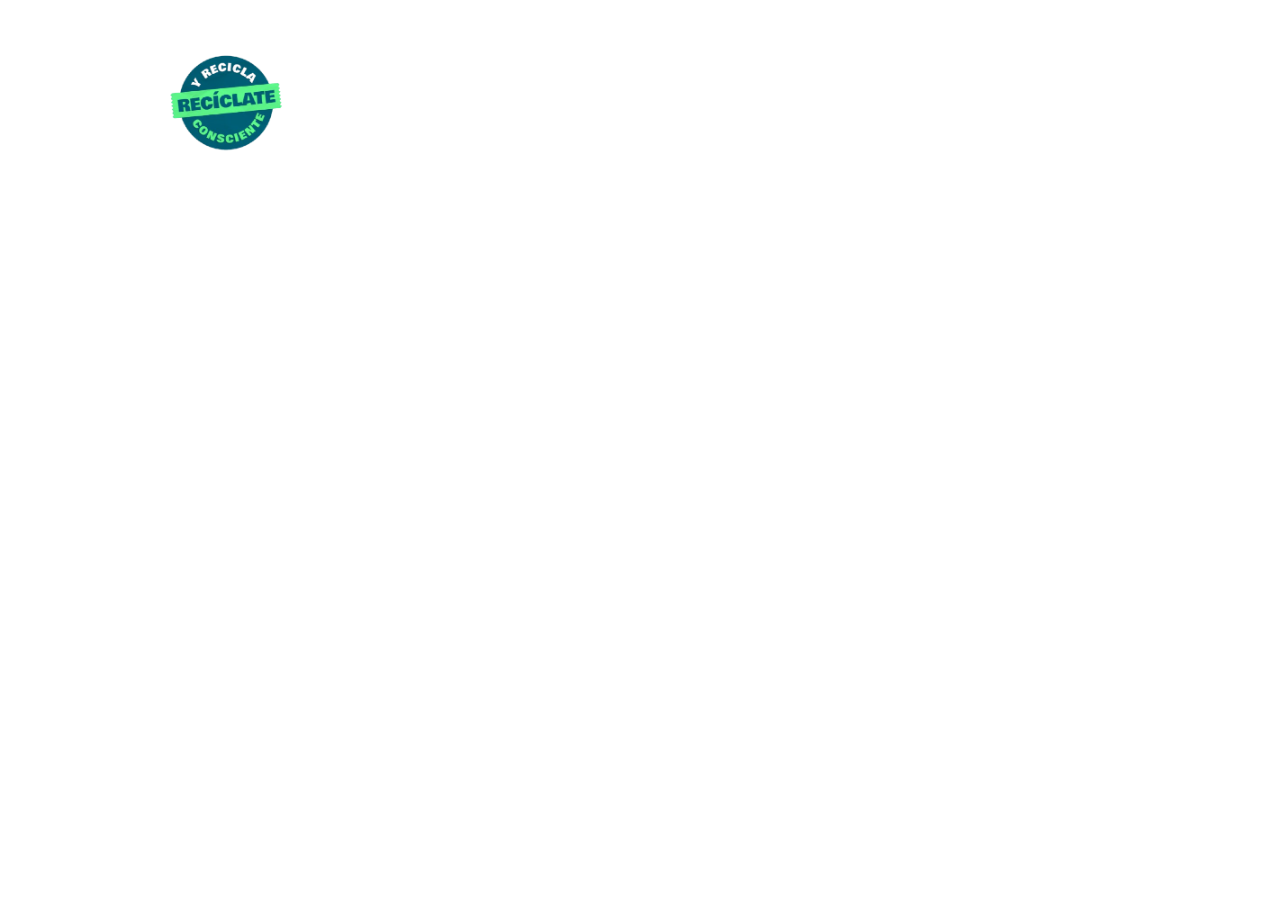
<file: Avance_Marco/index.html>
<!DOCTYPE html>
<html lang="en">
<head>
    <meta charset="UTF-8">
    <meta name="viewport" content="width=device-width, initial-scale=1.0">
    <title>Recíclate Consciente</title>
    <link rel="stylesheet" href="styleindex.css">
</head>
<body>
    <div class="nav_container">
        <a href="index.html">
            <img src="Imagenes/logo.png" alt="Logo Reciclate Consciente" class="Logo">
        </a>
    
    <link rel="stylesheet" href="styleindex.css">
    
        <header class="Cabeza">
            <a href="">Productos reciclabes</a>
            <a href="">Estaciones de reciclaje</a>
            <a href="">Recicla en casa</a>
            <a href="">Socios y aliados</a>
            <a href="">Prensa</a>
            <a href="Unete.html">Únete</a>
        </header>
    </div>
</body>
</html>
</file>
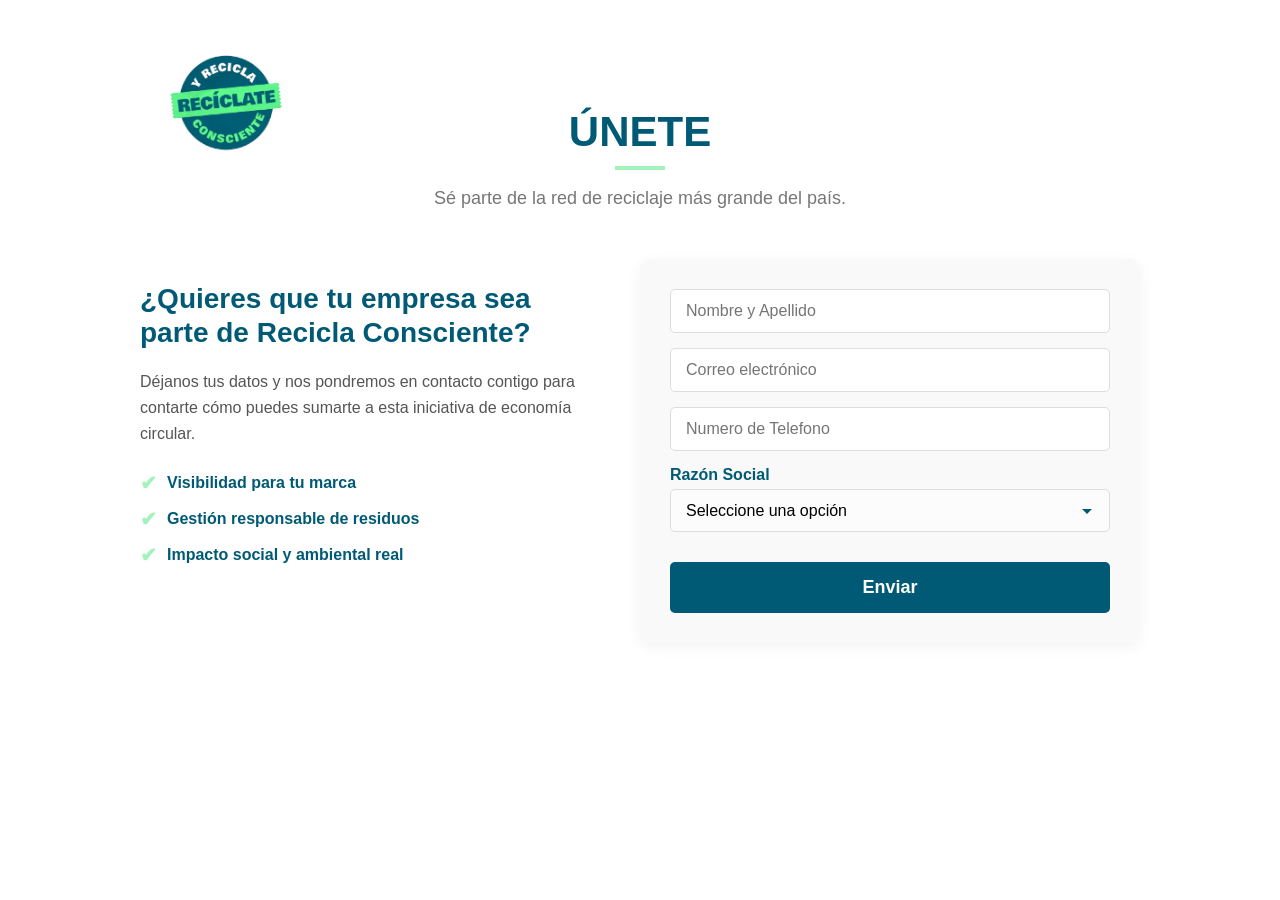
<file: Avance_Marco/Formulario.html>
<!DOCTYPE html>
<html lang="en">
<head>
    <meta charset="UTF-8">
    <meta name="viewport" content="width=device-width, initial-scale=1.0">
    <title>Document</title>
    <link rel="stylesheet" href="styleFormu.css">
</head>
<body>
    <div class="nav-principal">
        <a href="index.html">
            <img src="Imagenes/logo.png" alt="Logo" class="Logo">
        </a>
    <main class="seccion-unete">
        <div class="contenedor-unete">
            <div class="encabezado-unete">
                <h1>Únete</h1>
                <div class="decoracion-verde"></div>
                <p>Sé parte de la red de reciclaje más grande del país.</p>
            </div>
    
            <div class="grid-unete">
                
                <div class="columna-info">
                    <h2>¿Quieres que tu empresa sea parte de Recicla Consciente?</h2>
                    <p>Déjanos tus datos y nos pondremos en contacto contigo para contarte cómo puedes sumarte a esta iniciativa de economía circular.</p>
                    
                    <ul class="lista-beneficios">
                        <li><span>✔</span> Visibilidad para tu marca</li>
                        <li><span>✔</span> Gestión responsable de residuos</li>
                        <li><span>✔</span> Impacto social y ambiental real</li>
                    </ul>
                </div>
    
                <div class="columna-formulario">
                    <form id="form-unete">
                        <div class="grupo-input">
                            <input type="text" placeholder="Nombre y Apellido" required>
                        </div>
                        <div class="grupo-input">
                            <input type="email" placeholder="Correo electrónico" required>
                        </div>
                        <div class="grupo-input">
                            <input type="tel" placeholder="Numero de Telefono" required>
                        </div>
                        <div class="grupo-input">
                            <label for="razon-social" style="display:block; margin-bottom:5px; color:#005a75; font-weight:bold;">Razón Social</label>
                            <select id="razon-social" name="razon_social" class="input-estilo" required>
                                <option value="" disabled selected>Seleccione una opción</option>
                                <option value="persona_natural">Recogo en Comunidades</option>
                                <option value="persona_natural">Servicio de Limpieza Local</option>
                                <option value="persona_natural">Limpieza de Playas</option>
                                <option value="otros">Otros</option>
                            </select>
                        </div>
                        <button type="submit" class="boton-unete">Enviar</button>
                    </form>
                </div>
    
            </div>
        </div>
    </main>
</body>
</html>
</file>
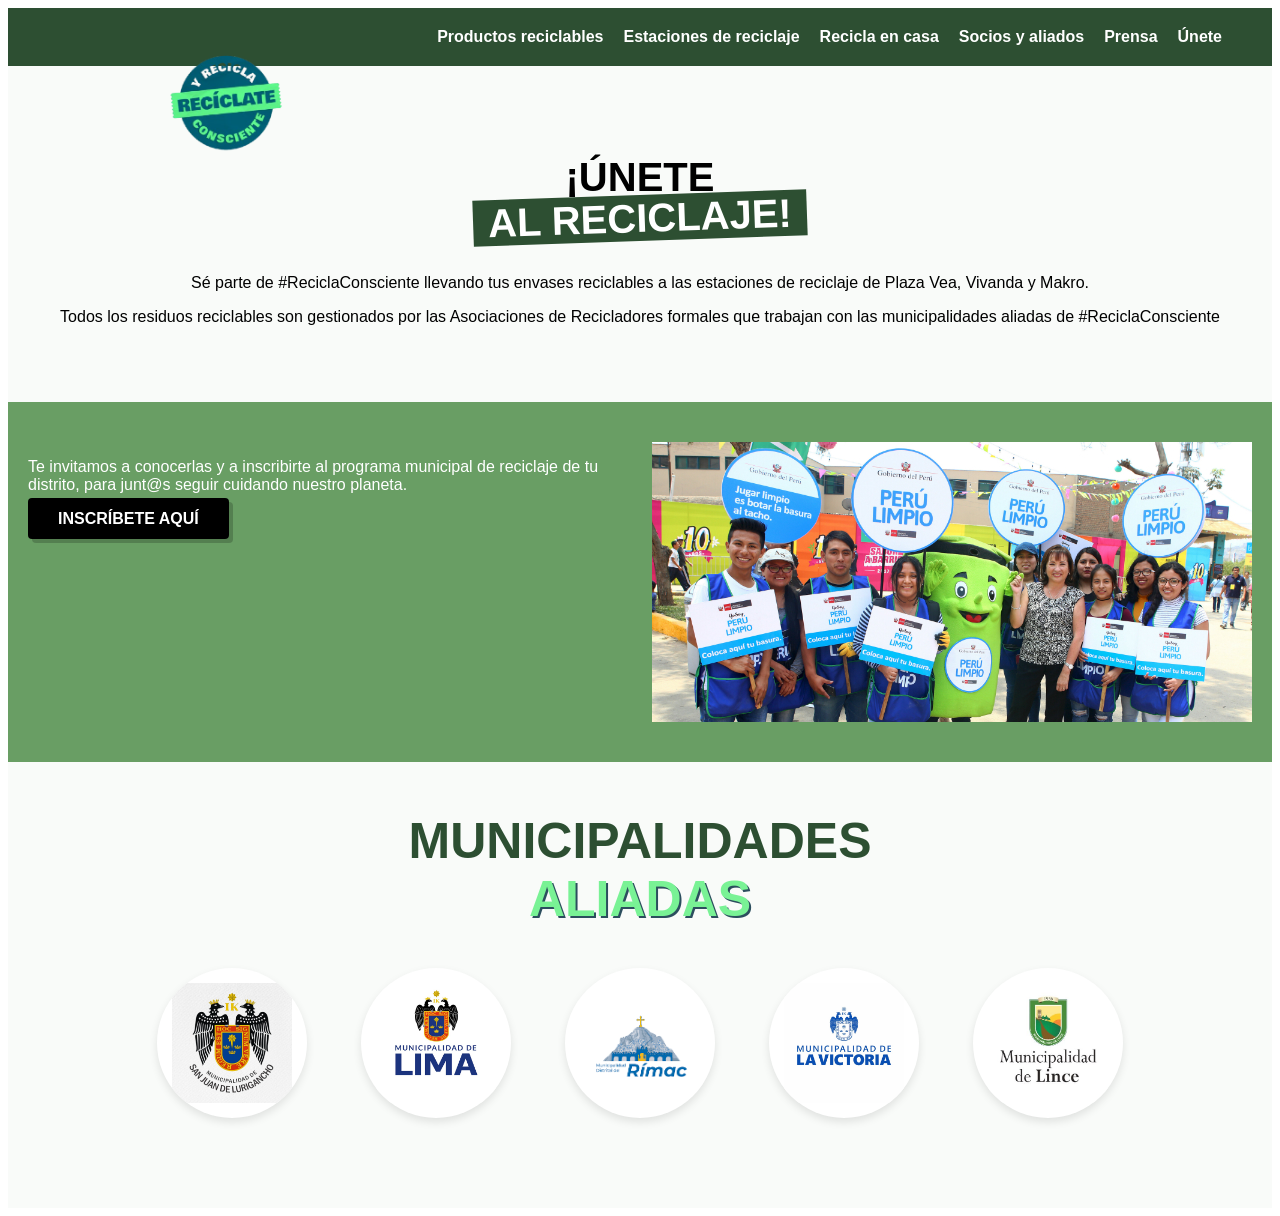
<file: Avance_Marco/Unete.html>
<!DOCTYPE html>
<html lang="es">
<head>
    <meta charset="UTF-8">
    <meta name="viewport" content="width=device-width, initial-scale=1.0">
    <title>Únete - Recicla Consciente</title>
    <link rel="stylesheet" href="styleindex.css">
</head>
<body>

    <div class="nav-principal">
        <a href="index.html">
            <img src="Imagenes/logo.png" alt="Logo" class="Logo">
        </a>
        <header class="Cabeza">
            <a href="index.html">Productos reciclables</a>
            <a href="#">Estaciones de reciclaje</a>
            <a href="#">Recicla en casa</a>
            <a href="#">Socios y aliados</a>
            <a href="#">Prensa</a>
            <a href="Unete.html" class="activo">Únete</a>
        </header>
    </div>
    <section class="seccion-inscripcion">
        <div class="banner-superior-verde">
            <h2>¡ÚNETE <br> <span>AL RECICLAJE!</span></h2>
            <p>Sé parte de #ReciclaConsciente llevando tus envases reciclables a las estaciones de reciclaje de Plaza Vea, Vivanda y Makro.

               <p> Todos los residuos reciclables son gestionados por las Asociaciones de Recicladores formales que trabajan con las municipalidades aliadas de #ReciclaConsciente</p>
        </div>
        
        <div class="franja-inferior-azul">
            <div class="contenido-azul">
                <p>Te invitamos a conocerlas y a inscribirte al programa municipal de reciclaje de tu distrito, para junt@s seguir cuidando nuestro planeta.</p>
                <a href="Formulario.html" class="boton-sticker-verde">INSCRÍBETE AQUÍ</a>
            </div>
            <img src="Imagenes/Limpiador.jpg" alt="" class="img-persona">
        </div>
    </section>
    <section class="seccion-aliados">
        <h2 class="titulo-aliados">MUNICIPALIDADES <span>ALIADAS</span></h2>
        <div class="grid-logos">
            <div class="circulo-logo"><img src="Imagenes/MUNISJL.jpg" alt="Muni"></div>
            <div class="circulo-logo"><img src="Imagenes/MUNILIMA.jpg" alt="Muni"></div>
            <div class="circulo-logo"><img src="Imagenes/MUNIRIMAC.png" alt="Muni"></div>
            <div class="circulo-logo"><img src="Imagenes/MUNIVICTORIA.jpg" alt="Muni"></div>
            <div class="circulo-logo"><img src="Imagenes/MUNILINCE.jpg" alt="Muni"></div>
            </div>
    </section>
</file>
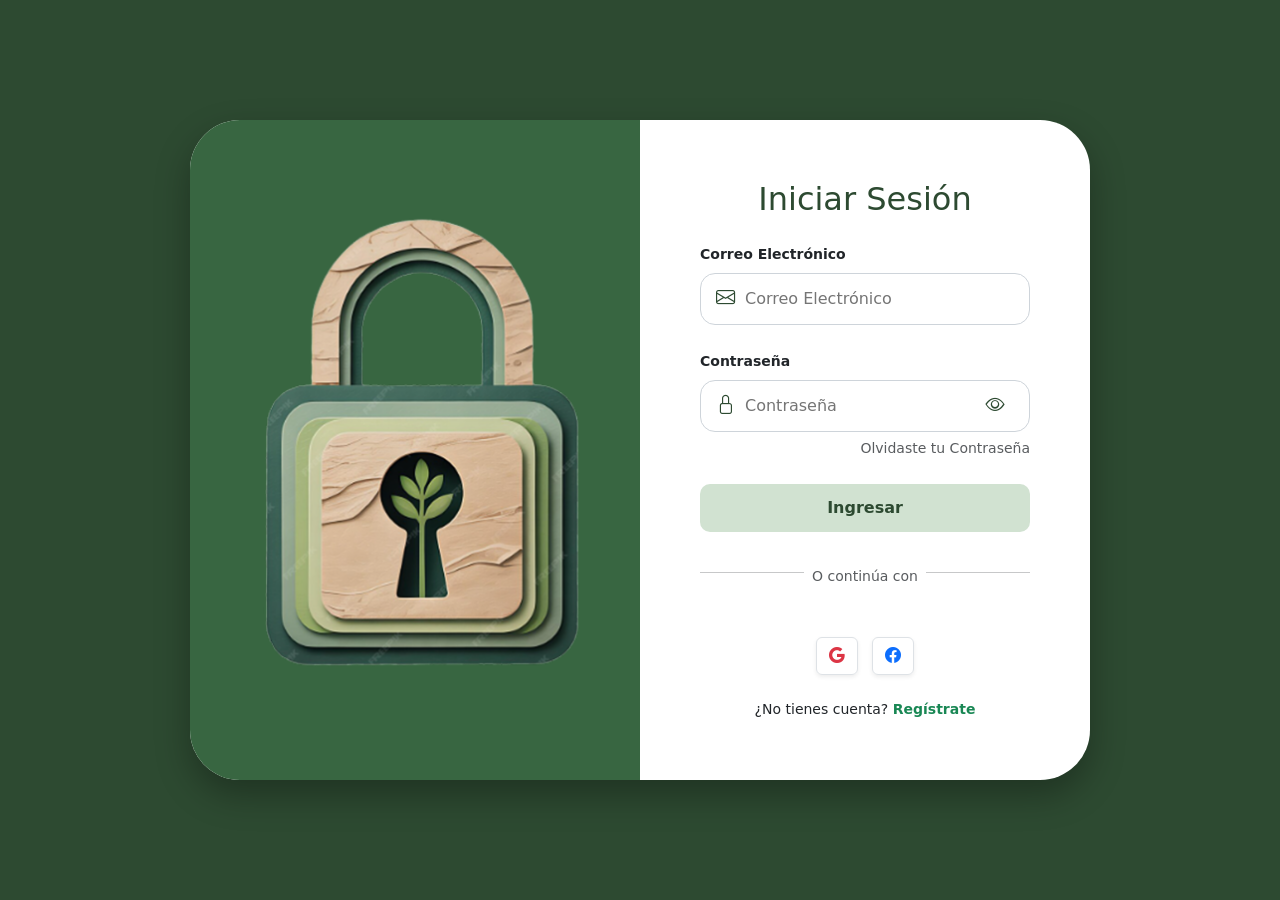
<file: html/login.html>
<!DOCTYPE html>
<html lang="es">
<head>
    <meta charset="UTF-8">
    <meta name="viewport" content="width=device-width, initial-scale=1.0">
    <title>Iniciar Sesión - EcoSeguro</title>
    <link href="https://cdn.jsdelivr.net/npm/bootstrap@5.3.0/dist/css/bootstrap.min.css" rel="stylesheet">
    <link rel="stylesheet" href="https://cdn.jsdelivr.net/npm/bootstrap-icons@1.11.0/font/bootstrap-icons.css">
    <link rel="stylesheet" href="/css/styles.css">
</head>
<body>

<section class="container d-flex justify-content-center">
    <div class="login-card row g-0">
        <div class="col-md-6 left-panel d-none d-md-flex">
            <img src="/img/image 209.png" alt="Eco Lock">
        </div>

        <div class="col-md-6 form-panel">
            <h2 class="text-center mb-4" style="color: var(--dark-green);">Iniciar Sesión</h2>
            
            <form>
                <div class="mb-4">
                    <label class="form-label small fw-bold">Correo Electrónico</label>
                    <div class="custom-input-group">
                        <i class="bi bi-envelope"></i>
                        <input type="email" placeholder="Correo Electrónico">
                    </div>
                </div>

                <div class="mb-1">
                    <label class="form-label small fw-bold">Contraseña</label>
                    <div class="custom-input-group">
                        <i class="bi bi-lock"></i>
                        <input type="password" placeholder="Contraseña">
                        <i class="bi bi-eye ms-auto" style="cursor: pointer;"></i>
                    </div>
                </div>
                
                <div class="text-end mb-4">
                    <a href="#" class="text-muted small text-decoration-none">Olvidaste tu Contraseña</a>
                </div>

                <button type="submit" class="btn btn-ingresar mb-4">Ingresar</button>

                <div class="text-center position-relative mb-4">
                    <hr>
                    <span class="bg-white px-2 small text-muted" style="position: relative; top: -25px;">O continúa con</span>
                </div>

                <div class="text-center mb-4">
                    <a href="#" class="btn border shadow-sm mx-1"><i class="bi bi-google text-danger"></i></a>
                    <a href="#" class="btn border shadow-sm mx-1"><i class="bi bi-facebook text-primary"></i></a>
                </div>

                <div class="text-center small">
                    ¿No tienes cuenta? <a href="#" class="text-success fw-bold text-decoration-none">Regístrate</a>
                </div>
            </form>
        </div> 
    </div>
</section>

<script src="https://cdn.jsdelivr.net/npm/bootstrap@5.3.0/dist/js/bootstrap.bundle.min.js"></script>
</body>
</html>
</file>
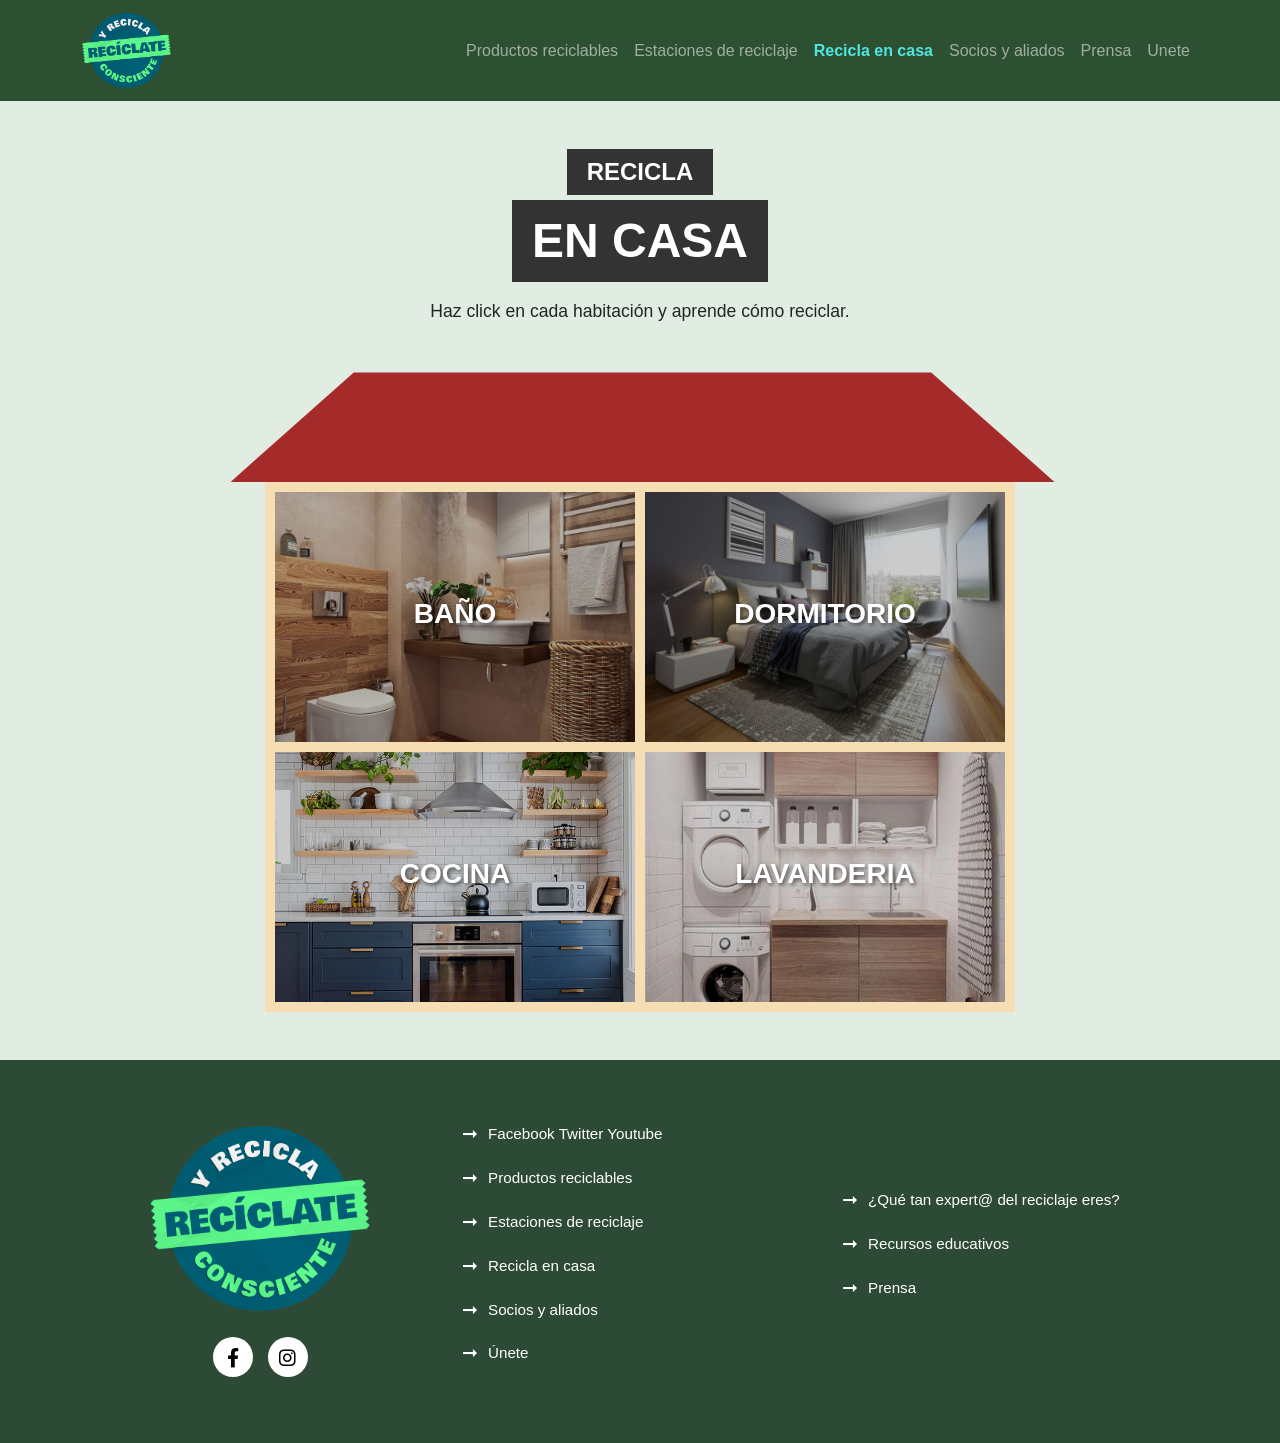
<file: html/ReciclaCasa.html>
<!doctype html>
<html lang="es">
  <head>
    <meta charset="UTF-8" />
    <meta name="viewport" content="width=device-width, initial-scale=1.0" />
    <title>Recicla en casa</title>
    <link rel="icon" type="image/png" href="img/logo.png" />
    <link href="https://cdn.jsdelivr.net/npm/bootstrap@5.3.0/dist/css/bootstrap.min.css" rel="stylesheet" />
    <link rel="stylesheet" href="https://cdnjs.cloudflare.com/ajax/libs/font-awesome/6.0.0/css/all.min.css" />
    <link rel="stylesheet" href="/css/index.css" />
  </head>
  <body>
    <header class="navbar navbar-expand-lg navbar-dark nav-sup">
      <div class="container">
        <a class="navbar-brand" href="#">
          <img src="/img/logo.png" alt="Logo" height="75" />
        </a>
        <button class="navbar-toggler"
                type="button"
                data-bs-toggle="collapse"
                data-bs-target="#menu">      
          <span class="navbar-toggler-icon"></span>
        </button>

        <section class="collapse navbar-collapse" id="menu">
          <ul class="navbar-nav ms-auto">
            <li class="nav-item">
              <a class="nav-link" href="#">Productos reciclables</a>
            </li>
            <li class="nav-item">
              <a class="nav-link" href="#">Estaciones de reciclaje</a>
            </li>
            <li class="nav-item">
              <a class="nav-link activo" href="#">Recicla en casa</a>
            </li>
            <li class="nav-item">
              <a class="nav-link" href="#">Socios y aliados</a>
            </li>
            <li class="nav-item"><a class="nav-link" href="#">Prensa</a></li>
            <li class="nav-item"><a class="nav-link" href="#">Unete</a></li>
          </ul>
        </section>
      </div>
    </header>

    <main class="container py-5 text-center">
      <nav class="mb-5">
        <div class="bloque-negro">RECICLA</div>
        <br />
        <div class="bloque-negro grande">EN CASA</div>
        <p class="mt-3 texto-guia">
          Haz click en cada habitación y aprende cómo reciclar.
        </p>
      </nav>

      <section class="casa-total mx-auto">
        <div class="techo"></div>
        <nav class="cuarto-grid">
          <div class="celda" onclick="abrirPopUp(0)">
            <img src="/img/baño.webp" alt="Baño" />
            <div class="capa"><h3>Baño</h3></div>
          </div>
          <nav class="celda" onclick="abrirPopUp(1)">
            <img src="/img/cuarto.webp" alt="Cuarto" />
            <div class="capa"><h3>Dormitorio</h3></div>
          </nav>
          <nav class="celda" onclick="abrirPopUp(2)">
            <img src="/img/cocina.avif" alt="Cocina" />
            <div class="capa"><h3>Cocina</h3></div>
          </nav>
          <nav class="celda" onclick="abrirPopUp(3)">
            <img src="/img/lavanderia.jpg" alt="Lavanderia" />
            <div class="capa"><h3>Lavanderia</h3></div>
          </nav>
        </nav>
      </section>

      <section id="overlay" class="overlay-centrado">
        <nav class="cuadrante-info">
          <button class="cerrar-x" onclick="cerrarPopUp()">&times;</button>
          <button class="flecha-nav ant" onclick="navegar(-1)">&#10094;</button>
          <button class="flecha-nav sig" onclick="navegar(1)">&#10095;</button>
          <div id="contenido-dinamico"></div>
        </nav>
      </section>
    </main>

    <footer class="pie-verde">
    <section class="container">
        <nav class="row align-items-center">
            
            <div class="col-md-4 text-center mb-4 mb-md-0">
                <img src="/img/logo.png" alt="Logo Recicla" class="logo-footer mb-3">
                <nav class="iconos-sociales">
                    <a href="#"><i class="fab fa-facebook-f"></i></a>
                    <a href="#"><i class="fab fa-instagram"></i></a>
                </nav>
            </div>

            <nav class="col-md-4 mb-4 mb-md-0">
                <ul class="lista-enlaces">
                    <li><a href="#"><span>&#10142;</span> Facebook Twitter Youtube</a></li>
                    <li><a href="#"><span>&#10142;</span> Productos reciclables</a></li>
                    <li><a href="#"><span>&#10142;</span> Estaciones de reciclaje</a></li>
                    <li><a href="#"><span>&#10142;</span> Recicla en casa</a></li>
                    <li><a href="#"><span>&#10142;</span> Socios y aliados</a></li>
                    <li><a href="#"><span>&#10142;</span> Únete</a></li>
                </ul>
            </nav>

            <div class="col-md-4">
                <ul class="lista-enlaces">
                    <li><a href="#"><span>&#10142;</span> ¿Qué tan expert@ del reciclaje eres?</a></li>
                    <li><a href="#"><span>&#10142;</span> Recursos educativos</a></li>
                    <li><a href="#"><span>&#10142;</span> Prensa</a></li>
                </ul>
            </div>

        </nav>
    </section>
</footer>

    <script src="https://cdn.jsdelivr.net/npm/bootstrap@5.3.0/dist/js/bootstrap.bundle.min.js"></script>
    <script src="/js/index.js"></script>
  </body>
</html>
</file>
<file: Avance_Marco/styleindex.css>
.nav-principal{
    background-color:#2D4F32;
}
.Cabeza {
    display: flex;
    align-items: center;   
    justify-content: flex-end; 
    padding: 20px 50px;     
    gap: 20px;             
    background-color: transparent; 
}

.contenido-unete {
    padding: 60px 20px; 
    margin: 0 auto;    
    text-align: center;
    
}
.Logo {
    position: absolute;    
    top: 20px;             
    left: 80px;             
    width: 300px;           
    height: auto;
    z-index: 200;           
    transition: transform 0.3s ease; 
}

.Logo:hover {
    transform: scale(2.2);  
}

.Cabeza a {
    text-decoration: none;
    color: white;        
    font-weight: bold;
    font-family: sans-serif;

}

.Cabeza a:hover {
    color: #2D4F32;        
}
.seccion-inscripcion { position: relative; font-family: sans-serif; }

.banner-superior-verde {
    background-color: #F9FBF9;
    padding: 60px 20px;
    text-align: center;
}

.banner-superior-verde h2 {
    color: black;
    font-size: 40px;
    line-height: 0.9;
}

.banner-superior-verde h2 span {
    background-color: #2D4F32;
    color: white;
    padding: 5px 15px;
    display: inline-block;
    transform: rotate(-2deg);
}

.franja-inferior-azul {
    background-color: #699E64;
    color: white;
    padding: 40px 20px;
    display: flex;
    justify-content: center;
}

.boton-sticker-verde {
    gap: 10px;
    background-color: black;
    color: white;
    padding: 12px 30px;
    font-weight: bold;
    text-decoration: none;
    border-radius: 4px;
    transform: rotate(-5deg);
    box-shadow: 4px 4px 0px rgba(0,0,0,0.2);
    align-items: center;
    justify-self: center;
}


.seccion-aliados {
    background-color: #F9FBF9; 
    padding: 50px 20px;
    text-align: center;
}

.titulo-aliados {
    color: #2D4F32;
    font-size: 50px;
    margin: 0;
    font-family: sans-serif;
    font-weight: bold;

}

.titulo-aliados span {
    display: block;
    color: #79f295; 
    font-size: 50px;
    text-shadow: 2px 2px #2c4e5e; 
}

.grid-logos {
    display: grid;
    grid-template-columns: repeat(auto-fit, minmax(150px, 1fr));
    gap: 20px;
    max-width: 1000px;
    margin: 40px auto;
}

.circulo-logo {
    background: white;
    border-radius: 50%;
    width: 150px; 
    height: 150px;
    display: flex;
    justify-content: center; 
    align-items: center; 
    margin: 0 auto;
    overflow: hidden; 
    box-shadow: 0 4px 8px rgba(0,0,0,0.1); 
}


.circulo-logo img {
    max-width: 80%; 
    max-height: 80%; 
    width: auto;     
    height: auto;    
    object-fit: contain; 
}
</file>
<file: Avance_Marco/styleFormu.css>
.Logo {
    position: absolute;    
    top: 20px;             
    left: 80px;             
    width: 300px;           
    height: auto;
    z-index: 200;           
    transition: transform 0.3s ease; 
}

.Logo:hover {
    transform: scale(2.2);  
}
.seccion-unete {
    padding: 100px 20px 60px; 
    background-color: #ffffff;
    font-family: Arial, sans-serif;
}

.contenedor-unete {
    max-width: 1000px;
    margin: 0 auto;
}


.encabezado-unete {
    text-align: center;
    margin-bottom: 50px;
}

.encabezado-unete h1 {
    color: #005a75; 
    font-size: 42px;
    text-transform: uppercase;
    margin: 0;
}

.decoracion-verde {
    width: 50px;
    height: 4px;
    background-color: #a2f2bb; 
    margin: 10px auto;
}

.encabezado-unete p {
    color: #777;
    font-size: 18px;
}


.grid-unete {
    display: flex;
    gap: 60px;
    align-items: flex-start;
}


.columna-info {
    flex: 1;
}

.columna-info h2 {
    color: #005a75;
    font-size: 28px;
    line-height: 1.2;
    margin-bottom: 20px;
}

.columna-info p {
    color: #555;
    line-height: 1.6;
    margin-bottom: 25px;
}

.lista-beneficios {
    list-style: none;
    padding: 0;
}

.lista-beneficios li {
    margin-bottom: 12px;
    color: #005a75;
    font-weight: bold;
    display: flex;
    align-items: center;
    gap: 10px;
}

.lista-beneficios span {
    color: #a2f2bb;
    font-size: 20px;
}


.columna-formulario {
    flex: 1;
    background: #f9f9f9;
    padding: 30px;
    border-radius: 10px;
    box-shadow: 0 4px 15px rgba(0,0,0,0.05);
}

.grupo-input {
    margin-bottom: 15px;
}

.grupo-input input, 
.grupo-input textarea {
    width: 100%;
    padding: 12px 15px;
    border: 1px solid #ddd;
    border-radius: 5px;
    font-size: 16px;
    box-sizing: border-box; 
    outline: none;
}

.grupo-input input:focus, 
.grupo-input textarea:focus {
    border-color: #00bcd4;
}

.boton-unete {
    background-color: #005a75;
    color: white;
    width: 100%;
    padding: 15px;
    border: none;
    border-radius: 5px;
    font-size: 18px;
    font-weight: bold;
    cursor: pointer;
    transition: background 0.3s;
}

.boton-unete:hover {
    background-color: #00bcd4;
}
.input-estilo, 
.grupo-input select {
    width: 100%;
    padding: 12px 15px;
    margin-bottom: 15px;
    border: 1px solid #ddd;
    border-radius: 5px;
    font-size: 16px;
    background-color: #fcfcfc;
    box-sizing: border-box;
    outline: none;
    appearance: none;
    background-image: url('data:image/svg+xml;charset=US-ASCII,<svg%20xmlns%3D"http%3A%2F%2Fwww.w3.org%2F2000%2Fsvg"%20width%3D"24"%20height%3D"24"%20viewBox%3D"0%200%2024%2024"><path%20fill%3D"%23005a75"%20d%3D"M7%2010l5%205%205-5z"%2F><%2Fsvg>'); /* Añade una flecha personalizada color azul */
    background-repeat: no-repeat;
    background-position: right 10px center;
    cursor: pointer;
}

.input-estilo:focus {
    border-color: #00bcd4;
}


@media (max-width: 768px) {
    .grid-unete {
        flex-direction: column; 
        gap: 30px;
    }
    
    .encabezado-unete h1 {
        font-size: 32px;
    }
}
</file>
<file: css/styles.css>
/* Login (CSS)*/

:root {
    --dark-green: #2d4a31;
    --mid-green: #7da07d;
    --light-green: #d1e2d1;
    --v-oscuro:#2D4F32;
    --v-claro:#4fe7df;
    --f-verde:#e1ede2;
}

 body {
    background-color: var(--dark-green);
    background-image: url('https://images.unsplash.com/photo-1501004318641-b39e6451bec6?ixlib=rb-4.0.3&auto=format&fit=crop&w=1920&q=80');
    background-blend-mode: overlay;
    background-size: cover;
    height: 100vh;
    display: flex;
    align-items: center;
    justify-content: center;
    margin: 0;
}

.login-card {
    background-color: white;
    border-radius: 50px;
    overflow: hidden;
    box-shadow: 0 15px 35px rgba(0,0,0,0.3);
    max-width: 900px;
    width: 100%;
}

.left-panel {
    background-color: #386641; 
    display: flex;
    align-items: center;
    justify-content: center;
    padding: 50px; 
    overflow: hidden; 
        }

.left-panel img {
    width: 100%; 
    height: 100%;
    margin-left: 45px;
    object-fit: cover;
}

.form-panel {
    padding: 60px;
}

    
.custom-input-group {
    display: flex;
    align-items: center;
    border: 1px solid #ced4da;
    border-radius: 15px;
    padding: 5px 15px;
    background-color: white;
}

.custom-input-group i {
    color: var(--dark-green);
    font-size: 1.2rem;
    margin-right: 10px;
}

.custom-input-group input {
    border: none;
    outline: none;
    width: 100%;
    padding: 8px 0;
}

.btn-ingresar {
    background-color: var(--light-green);
    color: var(--dark-green);
    border: none;
    border-radius: 10px;
    padding: 12px;
    font-weight: bold;
    width: 100%;
}

/* Recicla en Casa (CSS) */

.nav-sup {
  background-color: var(--v-oscuro) !important;
}

.activo {
  color: var(--v-claro) !important;
  font-weight: bold;
}

.rc-bloque-negro {
  background: #333;
  color: white;
  display: inline-block;
  padding: 5px 20px;
  font-weight: bold;
  font-size: 1.5rem;
}
.rc-bloque-negro.grande {
  font-size: 3rem;
  margin-top: 5px;
}
.rc-texto-guia {
  max-width: 500px;
  margin: 20px auto;
  font-size: 1.1rem;
}

.rc-casa-total {
  max-width: 750px;
  position: relative;
}

.rc-techo {
  background-color: brown;
  height: 110px;
  width: 110%;
  margin: 0 auto;
  clip-path: polygon(15% 0%, 85% 0%, 100% 100%, 0% 100%);
  transform: translateX(-35px);
}

.rc-cuarto-grid {
  display: grid;
  grid-template-columns: 1fr 1fr;
  background-color: wheat; 
  padding: 10px;
  gap: 10px;
}

.rc-celda {
  position: relative;
  height: 250px;
  cursor: pointer;
  overflow: hidden;
  background-color: #ddd;
}

.rc-celda img {
  width: 100%;
  height: 100%;
  object-fit: cover;
  transition: 0.3s;
}

.rc-celda:hover img {
  transform: scale(1.1);
}

.rc-capa {
  position: absolute;
  inset: 0;
  background: rgba(0, 0, 0, 0.2);
  display: flex;
  align-items: center;
  justify-content: center;
  color: white;
  transition: 0.3s;
}

.rc-celda:hover .capa {
  background: rgba(0, 0, 0, 0);
}

.rc-capa h3 {
  font-weight: bold;
  text-transform: uppercase;
  text-shadow: 2px 2px 4px rgba(0, 0, 0, 0.6);
}

.rc-overlay-centrado {
  display: none; 
  position: fixed;
  top: 0;
  left: 0;
  width: 100%;
  height: 100%;
  background: rgba(0, 0, 0, 0.85);
  z-index: 9999;
  justify-content: center;
  align-items: center;
  padding: 20px;
}

.rc-cuadrante-info {
  background: white;
  width: 100%;
  max-width: 550px;
  position: relative;
  border-radius: 8px;
  overflow: visible;
  animation: aparecer 0.3s ease-out;
}

@keyframes aparecer {
  from {
    transform: scale(0.8);
    opacity: 0;
  }
  to {
    transform: scale(1);
    opacity: 1;
  }
}

.rc-titulo-pop {
  background: #3e3a35;
  color: white;
  font-weight: bold;
  font-size: 2rem;
  padding: 10px;
  text-align: center;
  margin: 20px auto;
  width: 60%;
}

.rc-img-pop {
  width: 80%;
  height: 250px;
  object-fit: cover;
  display: block;
  margin: 0 auto;
}

.rc-cerrar-x {
  border-radius: 100px;
  position: absolute;
  top: 5px;
  right: 5px;
  background: red;
  color: white;
  font-size: 30px;
  cursor: pointer;
}

.rc-flecha-nav {
  position: absolute;
  top: 50%;
  transform: translateY(-50%);
  background: rgba(255, 255, 255, 0.2);
  border: none;
  color: white;
  font-size: 40px;
  padding: 10px;
  cursor: pointer;
  transition: 0.3s;
}

.rc-flecha-nav:hover {
  color: #00b1a9;
}
.ant {
  left: -70px;
}
.sig {
  right: -70px;
}

.rc-cuerpo-pop {
  padding: 10px 20px 30px;
}

@media (max-width: 768px) {
  .rc-flecha-nav {
    position: static;
    transform: none;
    color: #333;
    margin: 0 20px;
  }
  .ant,
  .sig {
    display: inline-block;
  }
  .rc-cuadrante-info {
    max-width: 95%;
  }
}

.rc-pie-pagina {
    background-color: #2d4a36;
    padding: 60px 0;
    color: white;
    font-family: 'Arial', sans-serif;
}

.rc-logo-footer {
    max-width: 220px;
    height: auto;
}

.rc-iconos-sociales {
    display: flex;
    justify-content: center;
    gap: 15px;
    margin-top: 10px;
}

.rc-iconos-sociales a {
    background: white;
    color: black;
    width: 40px;
    height: 40px;
    border-radius: 50%;
    display: flex;
    align-items: center;
    justify-content: center;
    text-decoration: none;
    font-size: 1.2rem;
    transition: 0.3s;
}

.rc-iconos-sociales a:hover {
    background: #e1ede2;
    transform: translateY(-3px);
}

.rc-lista-enlaces {
    list-style: none;
    padding: 0;
    margin: 0;
}

.rc-lista-enlaces li {
    margin-bottom: 15px;
}

.rc-lista-enlaces a {
    color: white;
    text-decoration: none;
    font-size: 0.95rem;
    display: flex;
    align-items: center;
    gap: 10px;
    transition: 0.3s;
}

.rc-lista-enlaces a span {
    font-size: 1.2rem;
}

.rc-lista-enlaces a:hover {
    color: #00b1a9;
    padding-left: 5px;
}

@media (max-width: 768px) {
    .rc-lista-enlaces a {
        justify-content: center;
    }
}
</file>
<file: css/index.css>
:root {
  --v-oscuro:#2D4F32;
  --v-claro:#4fe7df;
  --f-verde:#e1ede2;
}

body {
  background-color: var(--f-verde);
  font-family: "Arial", sans-serif;
}

.nav-sup {
  background-color: var(--v-oscuro) !important;
}
.activo {
  color: var(--v-claro) !important;
  font-weight: bold;
}

.bloque-negro {
  background: #333;
  color: white;
  display: inline-block;
  padding: 5px 20px;
  font-weight: bold;
  font-size: 1.5rem;
}
.bloque-negro.grande {
  font-size: 3rem;
  margin-top: 5px;
}
.texto-guia {
  max-width: 500px;
  margin: 20px auto;
  font-size: 1.1rem;
}

.casa-total {
  max-width: 750px;
  position: relative;
}

.techo {
  background-color: brown;
  height: 110px;
  width: 110%;
  margin: 0 auto;
  clip-path: polygon(15% 0%, 85% 0%, 100% 100%, 0% 100%);
  transform: translateX(-35px);
}

.cuarto-grid {
  display: grid;
  grid-template-columns: 1fr 1fr;
  background-color: wheat; 
  padding: 10px;
  gap: 10px;
}

.celda {
  position: relative;
  height: 250px;
  cursor: pointer;
  overflow: hidden;
  background-color: #ddd;
}

.celda img {
  width: 100%;
  height: 100%;
  object-fit: cover;
  transition: 0.3s;
}

.celda:hover img {
  transform: scale(1.1);
}

.capa {
  position: absolute;
  inset: 0;
  background: rgba(0, 0, 0, 0.2);
  display: flex;
  align-items: center;
  justify-content: center;
  color: white;
  transition: 0.3s;
}

.celda:hover .capa {
  background: rgba(0, 0, 0, 0);
}

.capa h3 {
  font-weight: bold;
  text-transform: uppercase;
  text-shadow: 2px 2px 4px rgba(0, 0, 0, 0.6);
}

.overlay-centrado {
  display: none; 
  position: fixed;
  top: 0;
  left: 0;
  width: 100%;
  height: 100%;
  background: rgba(0, 0, 0, 0.85);
  z-index: 9999;
  justify-content: center;
  align-items: center;
  padding: 20px;
}

.cuadrante-info {
  background: white;
  width: 100%;
  max-width: 550px;
  position: relative;
  border-radius: 8px;
  overflow: visible;
  animation: aparecer 0.3s ease-out;
}

@keyframes aparecer {
  from {
    transform: scale(0.8);
    opacity: 0;
  }
  to {
    transform: scale(1);
    opacity: 1;
  }
}

.titulo-pop {
  background: #3e3a35;
  color: white;
  font-weight: bold;
  font-size: 2rem;
  padding: 10px;
  text-align: center;
  margin: 20px auto;
  width: 60%;
}

.img-pop {
  width: 80%;
  height: 250px;
  object-fit: cover;
  display: block;
  margin: 0 auto;
}

.cerrar-x {
  border-radius: 100px;
  position: absolute;
  top: 5px;
  right: 5px;
  background: red;
  color: white;
  font-size: 30px;
  cursor: pointer;
}

.flecha-nav {
  position: absolute;
  top: 50%;
  transform: translateY(-50%);
  background: rgba(255, 255, 255, 0.2);
  border: none;
  color: white;
  font-size: 40px;
  padding: 10px;
  cursor: pointer;
  transition: 0.3s;
}

.flecha-nav:hover {
  color: #00b1a9;
}
.ant {
  left: -70px;
}
.sig {
  right: -70px;
}

.cuerpo-pop {
  padding: 10px 20px 30px;
}

@media (max-width: 768px) {
  .flecha-nav {
    position: static;
    transform: none;
    color: #333;
    margin: 0 20px;
  }
  .ant,
  .sig {
    display: inline-block;
  }
  .cuadrante-info {
    max-width: 95%;
  }
}

.pie-verde {
    background-color: #2d4a36;
    padding: 60px 0;
    color: white;
    font-family: 'Arial', sans-serif;
}

.logo-footer {
    max-width: 220px;
    height: auto;
}

.iconos-sociales {
    display: flex;
    justify-content: center;
    gap: 15px;
    margin-top: 10px;
}

.iconos-sociales a {
    background: white;
    color: black;
    width: 40px;
    height: 40px;
    border-radius: 50%;
    display: flex;
    align-items: center;
    justify-content: center;
    text-decoration: none;
    font-size: 1.2rem;
    transition: 0.3s;
}

.iconos-sociales a:hover {
    background: #e1ede2;
    transform: translateY(-3px);
}

.lista-enlaces {
    list-style: none;
    padding: 0;
    margin: 0;
}

.lista-enlaces li {
    margin-bottom: 15px;
}

.lista-enlaces a {
    color: white;
    text-decoration: none;
    font-size: 0.95rem;
    display: flex;
    align-items: center;
    gap: 10px;
    transition: 0.3s;
}

.lista-enlaces a span {
    font-size: 1.2rem;
}

.lista-enlaces a:hover {
    color: #00b1a9;
    padding-left: 5px;
}

@media (max-width: 768px) {
    .lista-enlaces a {
        justify-content: center;
    }
}
</file>
